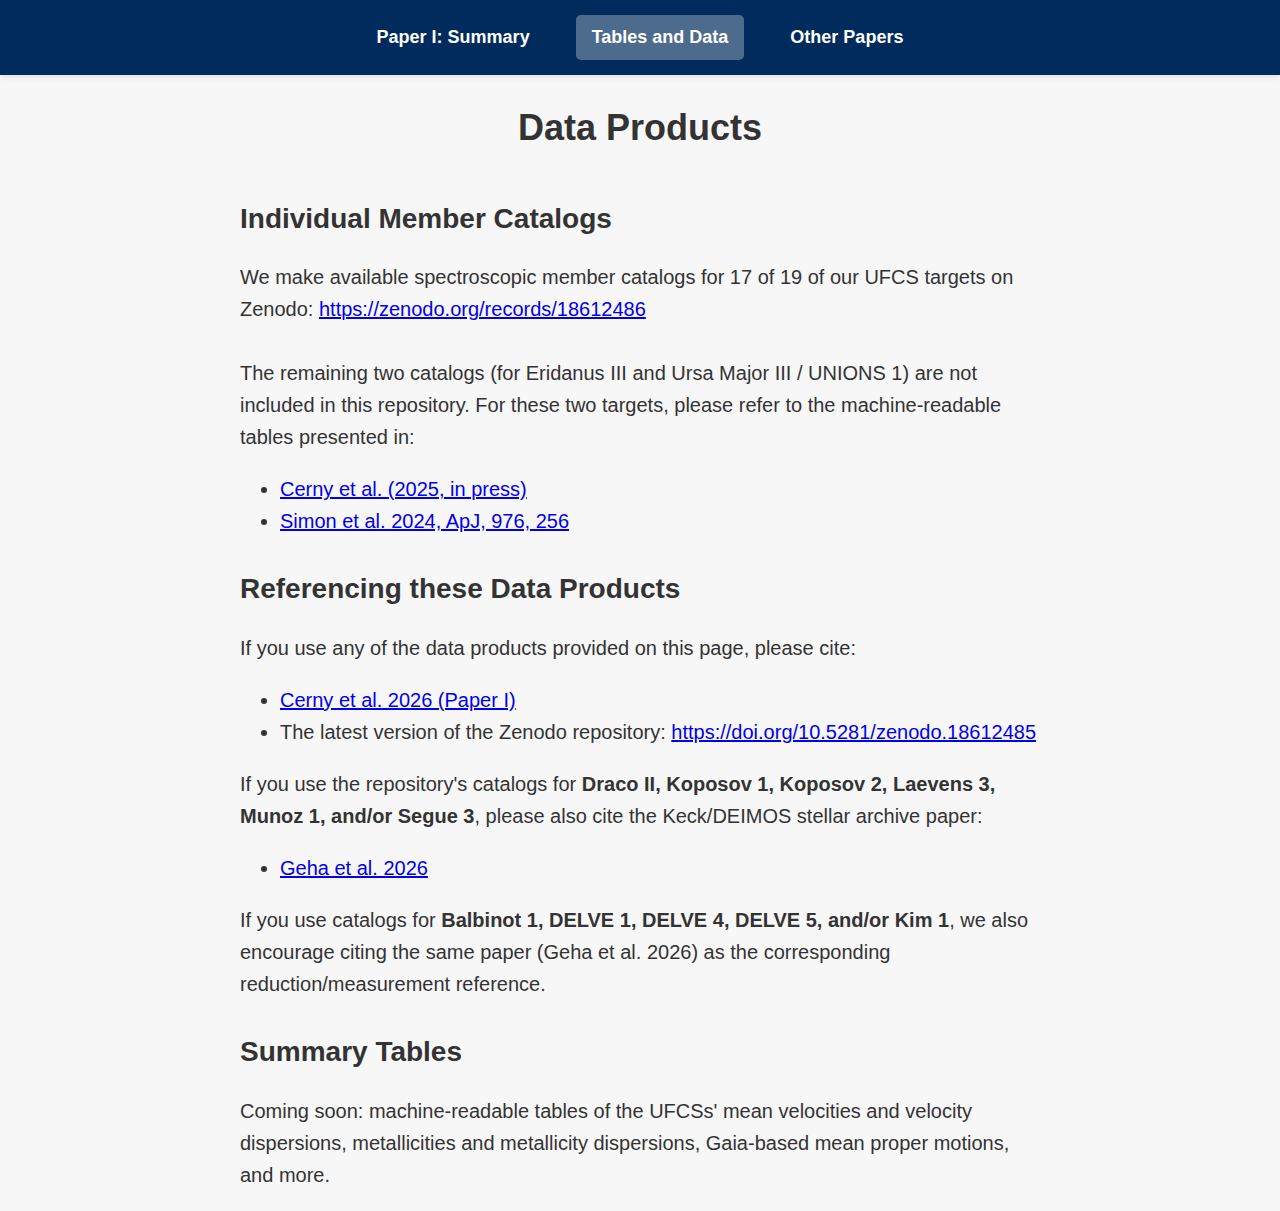
<file: data-products.html>
<!DOCTYPE html>
<html lang="en">
<head>
    <meta charset="UTF-8">
    <meta name="viewport" content="width=device-width, initial-scale=1.0">
    <title>Tables and Data Products</title>
    <link rel="stylesheet" href="style.css">
    <link rel="icon" type="image/png" href="resources/Koposov2.png">
    
    <style>
        main {
            max-width: 800px;
            margin: 0 auto;
            text-align: left;
            font-size: 20px;
            line-height: 1.6;
        }
        h1 {
            text-align: center;
            font-size: 36px;
            margin-bottom: 40px;
        }
        h2 {
            font-size: 28px;
            margin-top: 30px;
            margin-bottom: 15px;
        }
        p {
            margin-bottom: 20px;
        }
        ul {
            margin-bottom: 20px;
        }
    </style>
</head>
<body>
    <header>
        <nav>
            <a href="index.html">Paper I: Summary</a>
            <a href="data-products.html" class="active">Tables and Data</a>
            <a href="other-papers.html">Other Papers</a>
        </nav>
    </header>

    <main>
        <h1>Data Products</h1>
        
        <h2>Individual Member Catalogs</h2>
        <p>
            We make available spectroscopic member catalogs for 17 of 19 of our UFCS targets on Zenodo:
            
            <a href="https://zenodo.org/records/18612486" target="_blank">
                https://zenodo.org/records/18612486
            </a>
            <br><br>
            The remaining two catalogs (for Eridanus III and Ursa Major III / UNIONS 1) are not included in this repository.
            For these two targets, please refer to the machine-readable tables presented in:
        </p>
        <ul>
            <li>
                <a href="https://arxiv.org/abs/2510.02431" target="_blank">
                    Cerny et al. (2025, in press)
                </a>
            </li>
            <li>
                <a href="https://iopscience.iop.org/article/10.3847/1538-4357/ad85dd" target="_blank">
                    Simon et al. 2024, ApJ, 976, 256
                </a>
            </li>
        </ul>

        <h2>Referencing these Data Products</h2>
        <p>
            If you use any of the data products provided on this page, please cite:
        </p>
        <ul>
            <li>
                <a href="https://arxiv.org/pdf/2602.17652" target="_blank">
                    Cerny et al. 2026 (Paper I)
                </a>
            </li>
            <li>
                The latest version of the Zenodo repository: 
                <a href="https://doi.org/10.5281/zenodo.18612485" target="_blank">
                    https://doi.org/10.5281/zenodo.18612485
                </a>
            </li>
        </ul>

        <p>
            If you use the repository's catalogs for <strong>Draco II, Koposov 1, Koposov 2, Laevens 3, Munoz 1, and/or Segue 3</strong>, 
            please also cite the Keck/DEIMOS stellar archive paper:
        </p>
        <ul>
            <li>
                <a href="https://arxiv.org/abs/2602.10200" target="_blank">
                    Geha et al. 2026
                </a>
            </li>
        </ul>

        <p>
            If you use catalogs for <strong>Balbinot 1, DELVE 1, DELVE 4, DELVE 5, and/or Kim 1</strong>, 
            we also encourage citing the same paper (Geha et al. 2026) as the corresponding reduction/measurement reference.
        </p>

        <h2>Summary Tables</h2>
        <p> 
            Coming soon: machine-readable tables of the UFCSs' mean velocities and velocity dispersions, metallicities and metallicity dispersions, Gaia-based mean proper motions, and more.
        </p>
    </main>
</body>
</html>
</file>
<file: style.css>
/* General Styles */
body {
    font-family: 'Segoe UI', Tahoma, Geneva, Verdana, sans-serif;
    margin: 0;
    padding: 0;
    background-color: #f7f7f7;
    color: #333;
    line-height: 1.6;
}

/* Top navigation bar */
header {
    background-color: #002b5c;
    box-shadow: 0 2px 5px rgba(0,0,0,0.1);
}

nav {
    background-color: #002b5c;
    display: flex;
    justify-content: center;
    width: 100%;
    padding: 15px 0;
}

nav a {
    text-decoration: none;
    color: white;
    font-size: 18px;
    font-weight: bold;
    margin: 0 15px;
    padding: 8px 16px;
    border-radius: 5px;
    transition: background-color 0.3s;
}

nav a:hover {
    background-color: rgba(255,255,255,0.2);
}

nav a.active {
    background-color: rgba(255,255,255,0.3);
}

/* Main content */
main {
    max-width: 1200px;
    margin: 30px auto;
    padding: 0 20px;
}

/* Result boxes (DEFAULT LAYOUT) */
.result-section {
    display: flex;
    flex-wrap: wrap;
    gap: 20px;
    align-items: flex-start;
    margin-bottom: 40px;
    background-color: white;
    border: 5px solid black;
    border-radius: 12px;
    padding: 25px;
    box-shadow: 0 4px 10px rgba(0,0,0,0.05);
}

/* Default two-column behavior */
.image-column {
    flex: 1;
    min-width: 300px;
}

.image-column img {
    width: 100%;
    height: auto;
    box-shadow: 0 0 12px rgba(0,0,0,0.25);
    cursor: zoom-in;
}

.text-column {
    flex: 1;
    min-width: 300px;
}

.text-column h2 {
    font-size: 25px;
    margin-top: 0;
    margin-bottom: 15px;
}

.text-column p {
    font-size: 15px;
}

/* ===================================================== */
/* ⭐ SPECIAL PAPER-STYLE LAYOUT (Figure wraps with text) */
/* ===================================================== */

.figure-left-layout {
    display: block; /* turn off flex */
}

.figure-left-layout .image-column {
    float: left;
    width: auto;
    min-width: unset;
    margin: 0 25px 15px 0;
}

.figure-left-layout .text-column {
    display: block;
}

/* Smaller figure */
.small-figure {
    width: 280px;
    max-width: 40vw;
}

/* Clear float */
.figure-left-layout::after {
    content: "";
    display: block;
    clear: both;
}

/* LIGHTBOX */
.lightbox {
    display: none;
    position: fixed;
    z-index: 999;
    inset: 0;
    background: rgba(0,0,0,0.85);
    justify-content: center;
    align-items: center;
    padding: 40px;
}

.lightbox-img {
    max-width: 95%;
    max-height: 95%;
    box-shadow: 0 0 30px rgba(0,0,0,0.5);
}

.lightbox-close {
    position: absolute;
    top: 20px;
    right: 35px;
    font-size: 40px;
    color: white;
    cursor: pointer;
}

/* Responsive */
@media(max-width: 800px) {
    .result-section {
        flex-direction: column;
    }

    .figure-left-layout .image-column {
        float: none;
        margin: 0 auto 20px auto;
        text-align: center;
    }

    .small-figure {
        width: 80%;
    }
}
</file>
